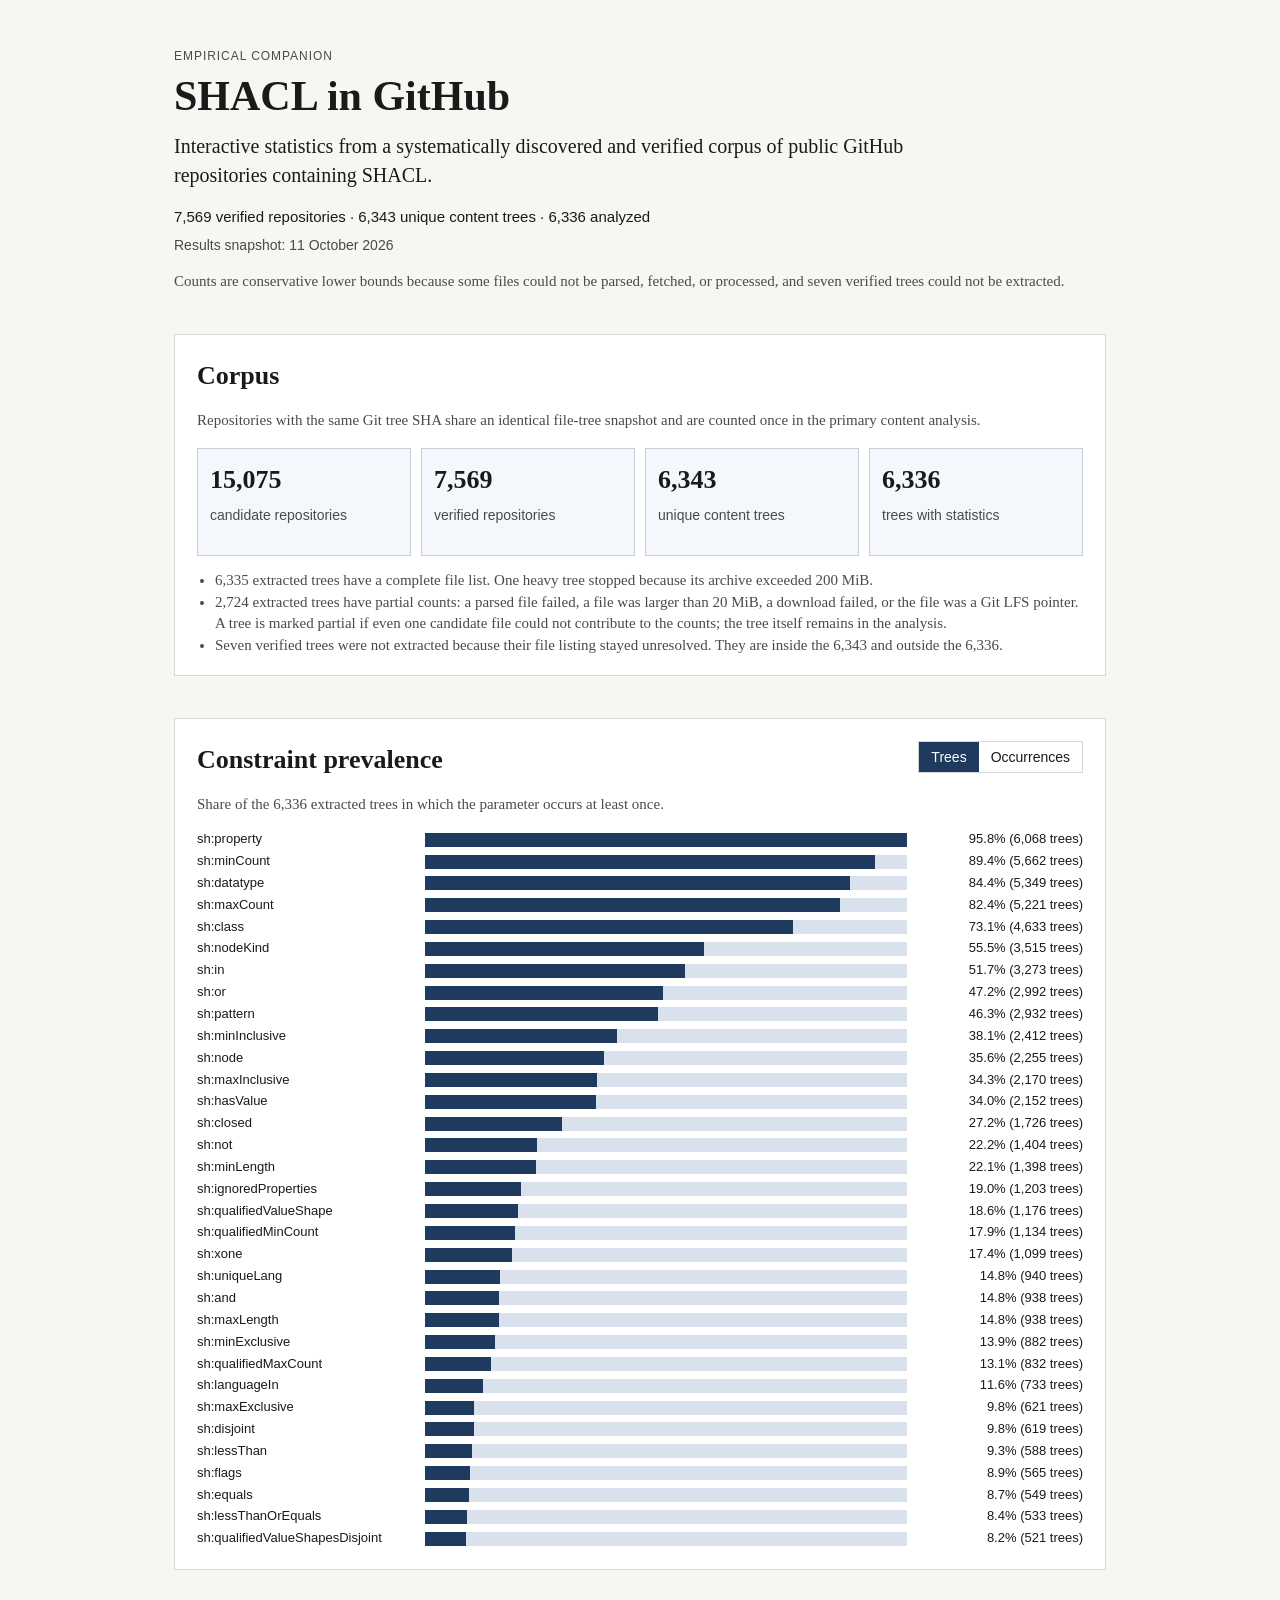
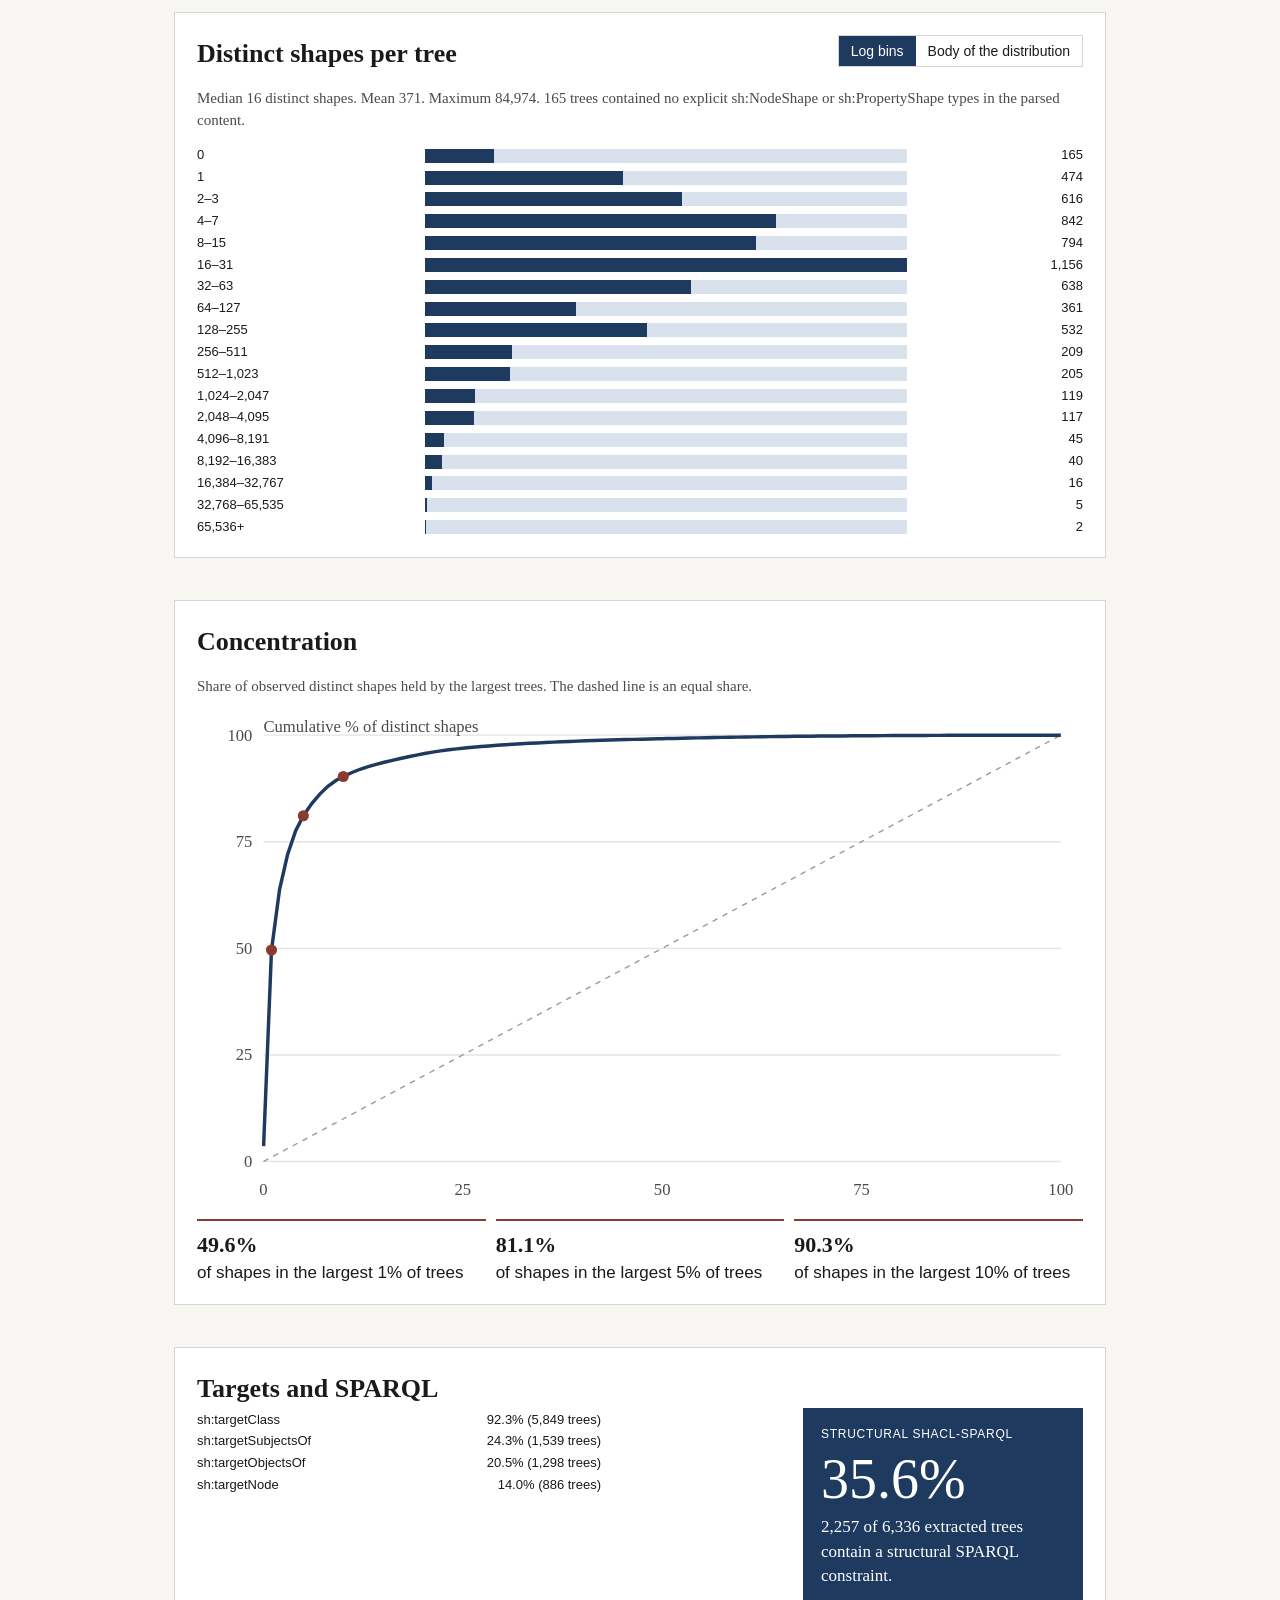
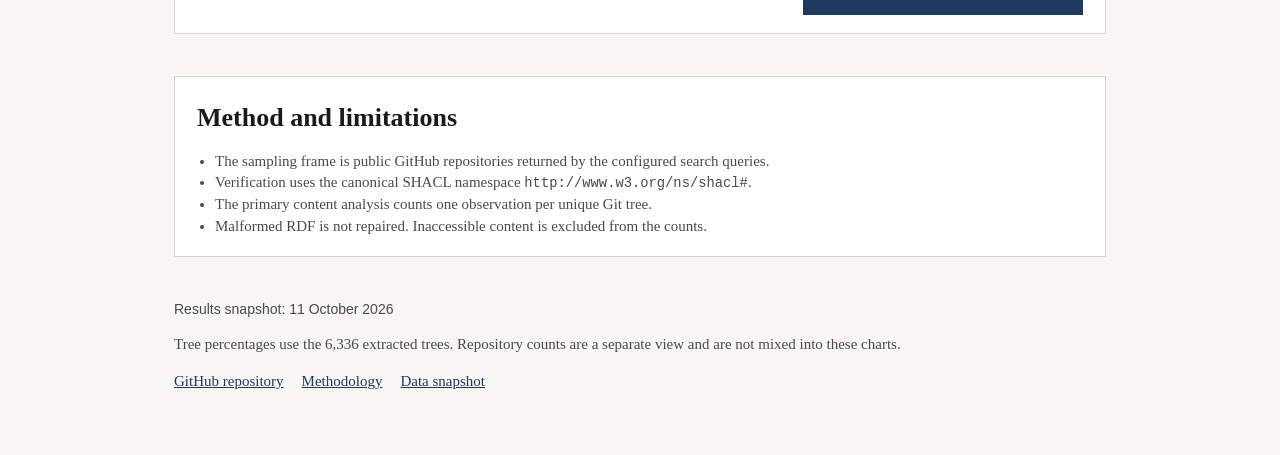
<file: docs/index.html>
<!DOCTYPE html>
<html lang="en">
<head>
  <meta charset="utf-8">
  <meta name="viewport" content="width=device-width, initial-scale=1">
  <title>SHACL in GitHub</title>
  <link rel="stylesheet" href="style.css">
</head>
<body>
  <header>
    <p class="kicker">Empirical companion</p>
    <h1>SHACL in GitHub</h1>
    <p class="lead">Interactive statistics from a systematically discovered and verified corpus of public GitHub repositories containing SHACL.</p>
    <p class="pills">7,569 verified repositories · 6,343 unique content trees · 6,336 analyzed</p>
    <p class="snapshot">Results snapshot: 11 October 2026</p>
    <p class="note">Counts are conservative lower bounds because some files could not be parsed, fetched, or processed, and seven verified trees could not be extracted.</p>
  </header>

  <main>
    <section id="coverage">
      <h2>Corpus</h2>
      <p class="caption">Repositories with the same Git tree SHA share an identical file-tree snapshot and are counted once in the primary content analysis.</p>
      <div class="funnel" id="funnel"></div>
      <ul class="coverage-notes" id="coverage-notes"></ul>
    </section>

    <section id="constraints">
      <div class="section-head">
        <h2>Constraint prevalence</h2>
        <div class="toggle" role="group" aria-label="Constraint measure">
          <button type="button" data-measure="trees" class="on">Trees</button>
          <button type="button" data-measure="occurrences">Occurrences</button>
        </div>
      </div>
      <p class="caption" id="constraint-caption"></p>
      <div id="constraint-chart" class="chart"></div>
    </section>

    <section id="shapes">
      <div class="section-head">
        <h2>Distinct shapes per tree</h2>
        <div class="toggle" role="group" aria-label="Histogram bins">
          <button type="button" data-hist="log" class="on">Log bins</button>
          <button type="button" data-hist="body">Body of the distribution</button>
        </div>
      </div>
      <p class="caption">Median 16 distinct shapes. Mean 371. Maximum 84,974. 165 trees contained no explicit sh:NodeShape or sh:PropertyShape types in the parsed content.</p>
      <div id="shape-chart" class="chart"></div>
    </section>

    <section id="concentration">
      <h2>Concentration</h2>
      <p class="caption">Share of observed distinct shapes held by the largest trees. The dashed line is an equal share.</p>
      <div id="curve"></div>
      <div class="marker-row" id="markers"></div>
    </section>

    <section id="sparql">
      <h2>Targets and SPARQL</h2>
      <div class="split">
        <div>
          <div id="target-chart" class="chart"></div>
        </div>
        <aside class="sparql-card">
          <p class="sparql-kicker">Structural SHACL-SPARQL</p>
          <p class="sparql-num">35.6%</p>
          <p>2,257 of 6,336 extracted trees contain a structural SPARQL constraint.</p>
        </aside>
      </div>
    </section>

    <section id="method">
      <h2>Method and limitations</h2>
      <ul class="coverage-notes">
        <li>The sampling frame is public GitHub repositories returned by the configured search queries.</li>
        <li>Verification uses the canonical SHACL namespace <code>http://www.w3.org/ns/shacl#</code>.</li>
        <li>The primary content analysis counts one observation per unique Git tree.</li>
        <li>Malformed RDF is not repaired. Inaccessible content is excluded from the counts.</li>
      </ul>
    </section>
  </main>

  <footer>
    <p class="snapshot">Results snapshot: 11 October 2026</p>
    <p>Tree percentages use the 6,336 extracted trees. Repository counts are a separate view and are not mixed into these charts.</p>
    <p class="links">
      <a href="https://github.com/erdemonal/shacl-resources">GitHub repository</a>
      <a href="https://github.com/erdemonal/shacl-resources/blob/main/README.md">Methodology</a>
      <a href="https://github.com/erdemonal/shacl-resources/blob/main/docs/data.js">Data snapshot</a>
    </p>
  </footer>
  <script src="data.js"></script>
  <script src="app.js"></script>
</body>
</html>
</file>
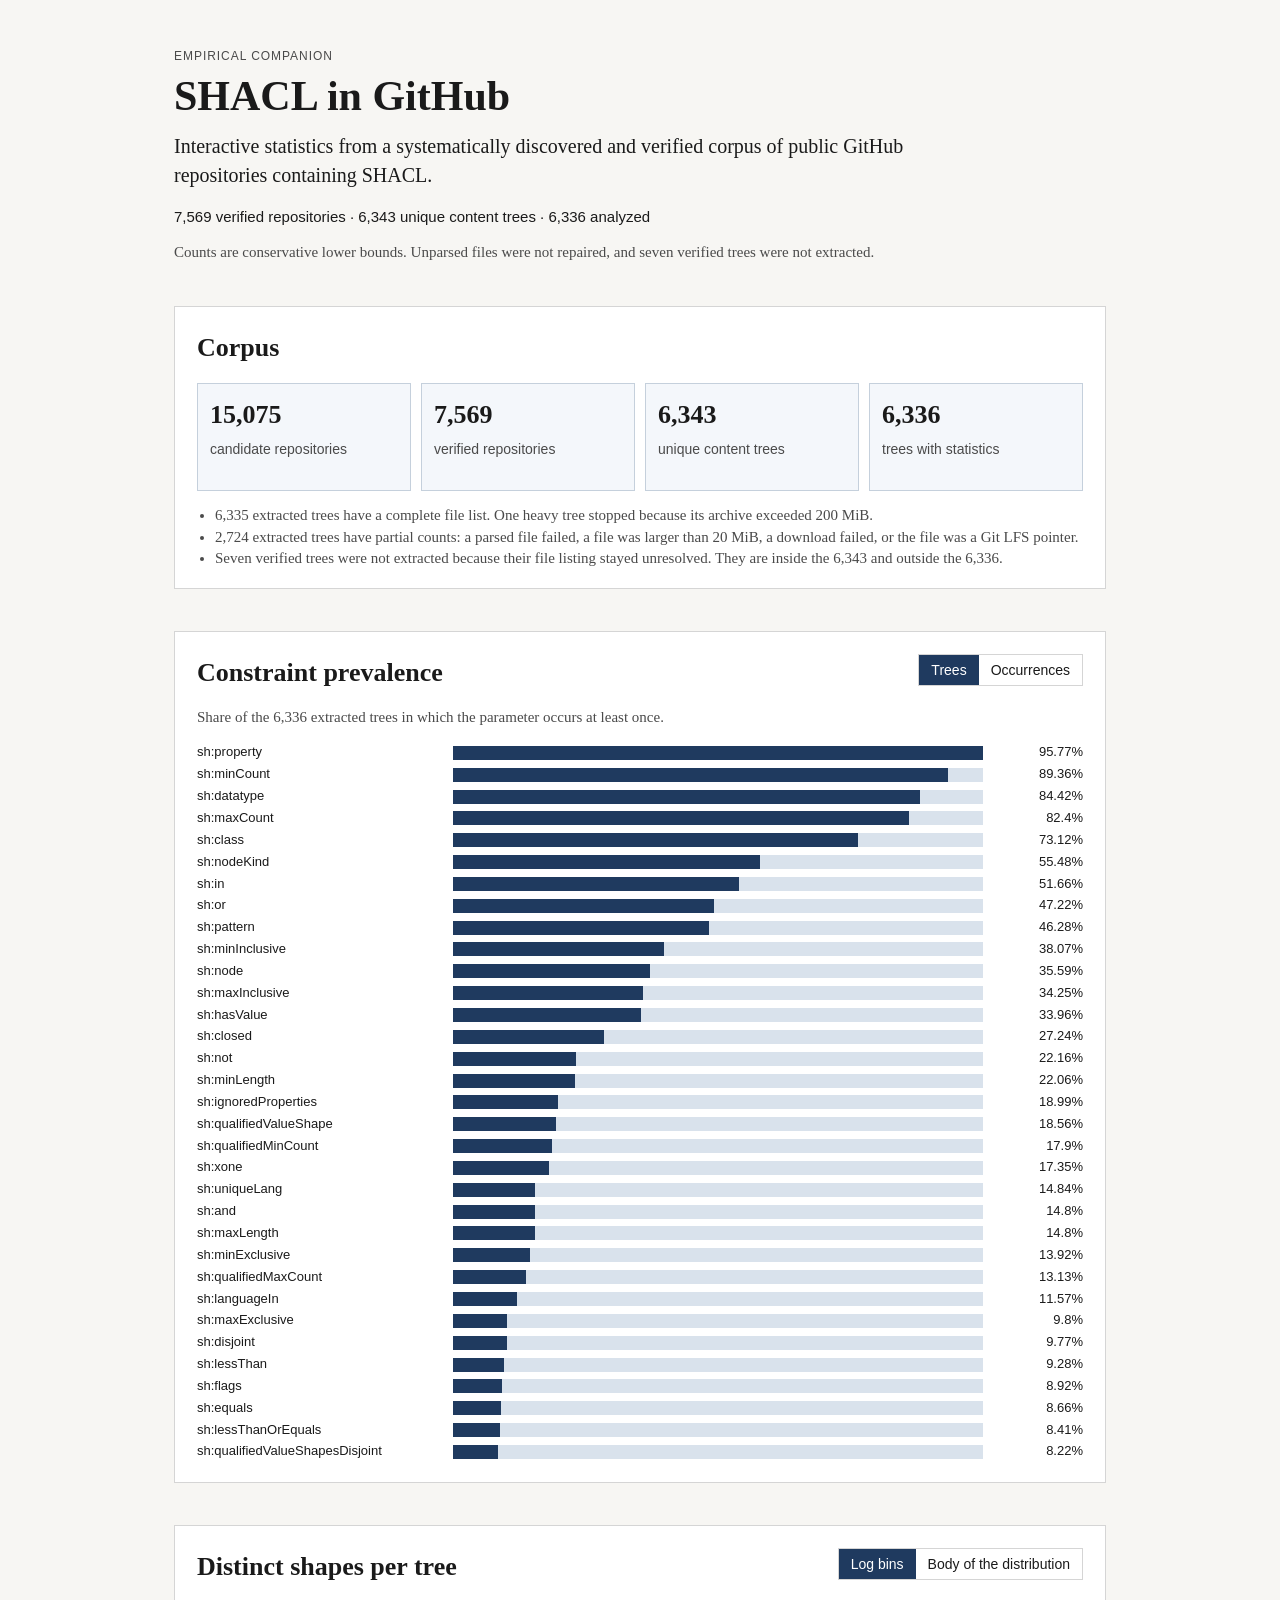
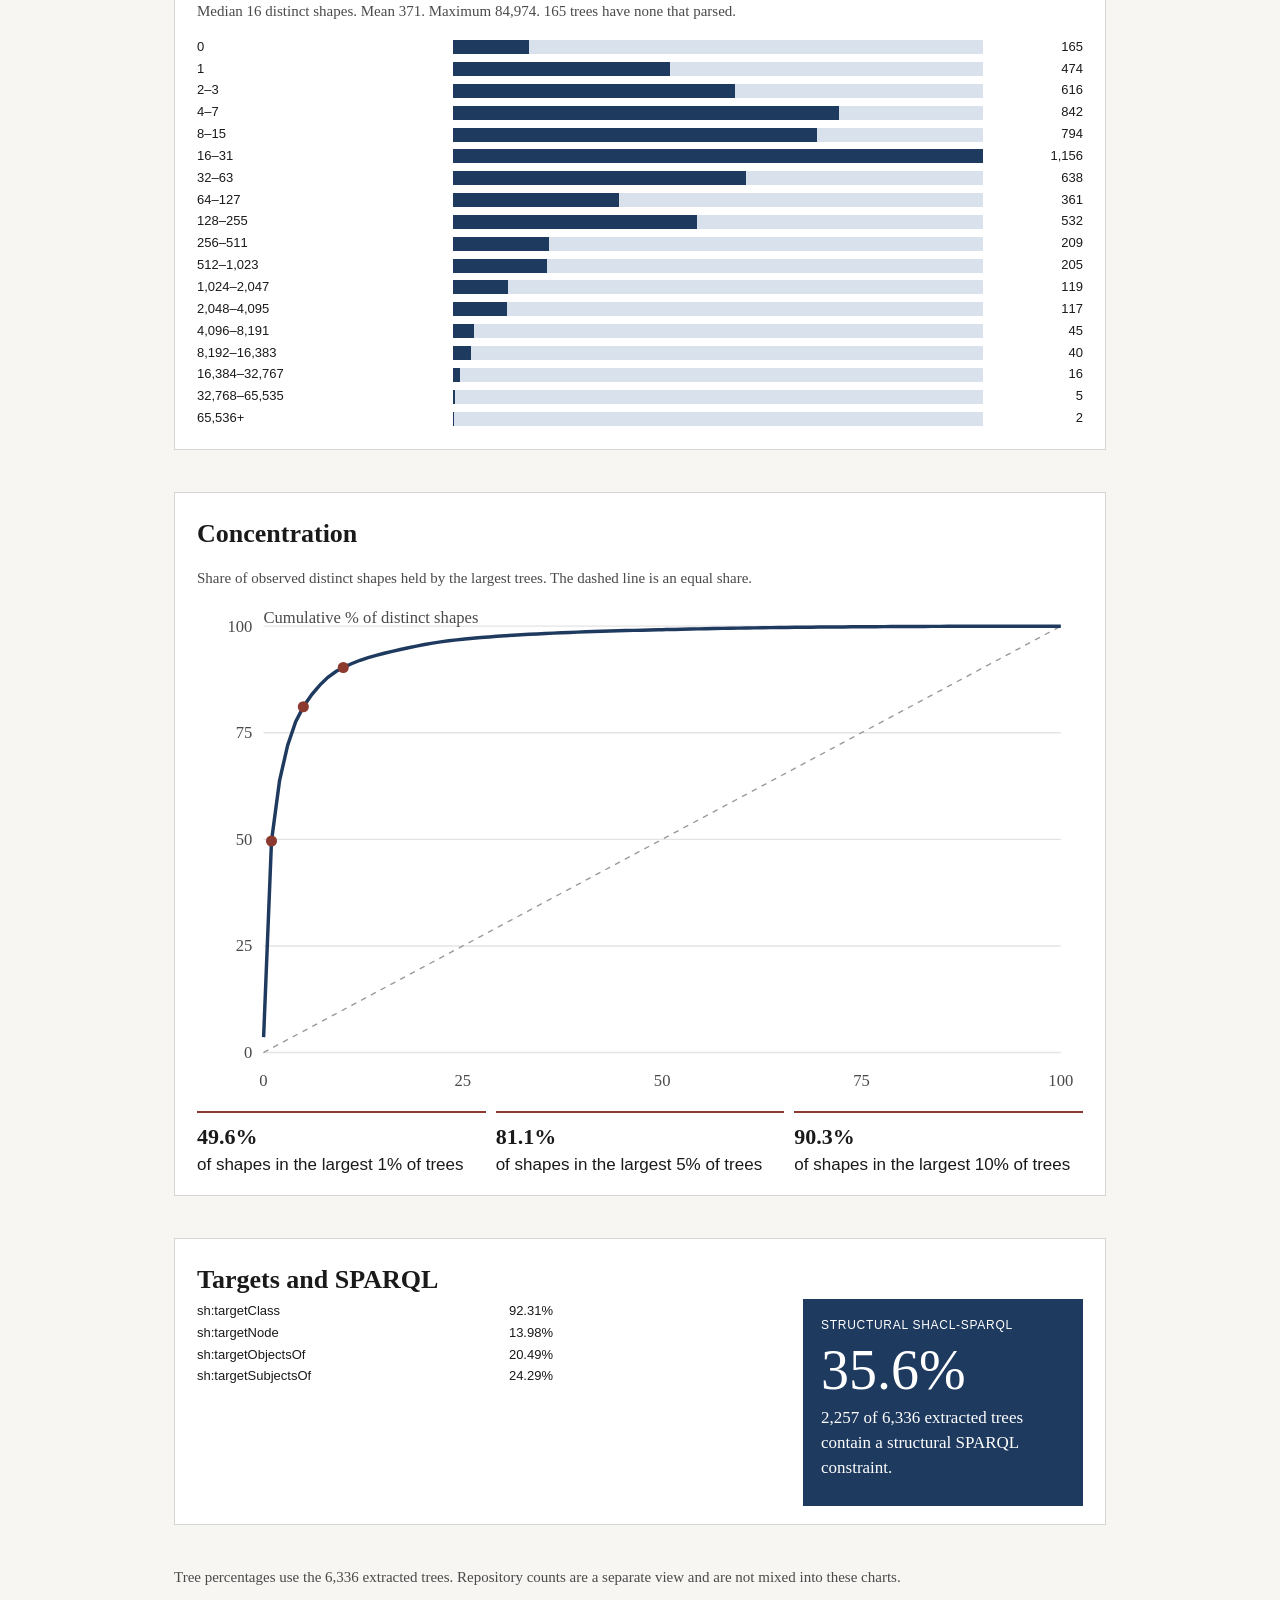
<file: site/index.html>
<!DOCTYPE html>
<html lang="en">
<head>
  <meta charset="utf-8">
  <meta name="viewport" content="width=device-width, initial-scale=1">
  <title>SHACL in GitHub</title>
  <link rel="stylesheet" href="style.css">
</head>
<body>
  <header>
    <p class="kicker">Empirical companion</p>
    <h1>SHACL in GitHub</h1>
    <p class="lead">Interactive statistics from a systematically discovered and verified corpus of public GitHub repositories containing SHACL.</p>
    <p class="pills">7,569 verified repositories · 6,343 unique content trees · 6,336 analyzed</p>
    <p class="note">Counts are conservative lower bounds. Unparsed files were not repaired, and seven verified trees were not extracted.</p>
  </header>

  <main>
    <section id="coverage">
      <h2>Corpus</h2>
      <div class="funnel" id="funnel"></div>
      <ul class="coverage-notes" id="coverage-notes"></ul>
    </section>

    <section id="constraints">
      <div class="section-head">
        <h2>Constraint prevalence</h2>
        <div class="toggle" role="group" aria-label="Constraint measure">
          <button type="button" data-measure="trees" class="on">Trees</button>
          <button type="button" data-measure="occurrences">Occurrences</button>
        </div>
      </div>
      <p class="caption" id="constraint-caption"></p>
      <div id="constraint-chart" class="chart"></div>
    </section>

    <section id="shapes">
      <div class="section-head">
        <h2>Distinct shapes per tree</h2>
        <div class="toggle" role="group" aria-label="Histogram bins">
          <button type="button" data-hist="log" class="on">Log bins</button>
          <button type="button" data-hist="body">Body of the distribution</button>
        </div>
      </div>
      <p class="caption">Median 16 distinct shapes. Mean 371. Maximum 84,974. 165 trees have none that parsed.</p>
      <div id="shape-chart" class="chart"></div>
    </section>

    <section id="concentration">
      <h2>Concentration</h2>
      <p class="caption">Share of observed distinct shapes held by the largest trees. The dashed line is an equal share.</p>
      <div id="curve"></div>
      <div class="marker-row" id="markers"></div>
    </section>

    <section id="sparql">
      <h2>Targets and SPARQL</h2>
      <div class="split">
        <div>
          <div id="target-chart" class="chart"></div>
        </div>
        <aside class="sparql-card">
          <p class="sparql-kicker">Structural SHACL-SPARQL</p>
          <p class="sparql-num">35.6%</p>
          <p>2,257 of 6,336 extracted trees contain a structural SPARQL constraint.</p>
        </aside>
      </div>
    </section>
  </main>

  <footer>
    <p>Tree percentages use the 6,336 extracted trees. Repository counts are a separate view and are not mixed into these charts.</p>
  </footer>
  <script src="data.js"></script>
  <script src="app.js"></script>
</body>
</html>
</file>
<file: docs/style.css>
:root {
  --ink: #1a1a1a;
  --muted: #4a4a4a;
  --line: #d5d5d5;
  --paper: #f7f6f3;
  --card: #fff;
  --bar: #1f3a5f;
  --bar-soft: #d9e2ec;
  --accent: #8c3a2f;
}
* { box-sizing: border-box; }
body {
  margin: 0;
  color: var(--ink);
  background: var(--paper);
  font: 17px/1.45 "Iowan Old Style", Palatino, "Palatino Linotype", Georgia, serif;
}
header, main, footer { max-width: 980px; margin: 0 auto; padding: 0 24px; }
header { padding-top: 48px; }
h1 { font-size: 42px; line-height: 1.1; margin: 0 0 12px; font-weight: 600; }
h2 { font-size: 26px; margin: 0; font-weight: 600; }
.kicker { letter-spacing: 0.08em; text-transform: uppercase; font-size: 12px; color: var(--muted); margin: 0 0 8px; font-family: "Source Sans 3", "Segoe UI", sans-serif; }
.lead { font-size: 20px; max-width: 40em; margin: 0 0 16px; }
.pills { font-family: "Source Sans 3", "Segoe UI", sans-serif; font-size: 15px; margin: 0; }
.snapshot { font-family: "Source Sans 3", "Segoe UI", sans-serif; font-size: 14px; color: var(--muted); margin: 8px 0 0; }
.note, .caption, footer p, .coverage-notes { color: var(--muted); font-size: 15px; }
code { font-size: 0.92em; }
section { margin: 42px 0; background: var(--card); border: 1px solid var(--line); padding: 22px 22px 18px; }
.section-head, .split { display: flex; justify-content: space-between; gap: 18px; align-items: start; }
.toggle { display: flex; border: 1px solid var(--line); }
.toggle button {
  font: 14px/1 "Source Sans 3", "Segoe UI", sans-serif;
  background: #fff; border: 0; padding: 8px 12px; cursor: pointer; color: var(--ink);
}
.toggle button.on { background: var(--bar); color: #fff; }
.funnel { display: grid; grid-template-columns: repeat(4, 1fr); gap: 10px; margin-top: 16px; }
.step { background: #f4f7fb; border: 1px solid #c5d0dc; padding: 12px; min-height: 108px; }
.step b { display: block; font-size: 26px; font-variant-numeric: tabular-nums; }
.step span { display: block; margin-top: 6px; font-size: 14px; color: var(--muted); font-family: "Source Sans 3", "Segoe UI", sans-serif; }
.coverage-notes { margin: 14px 0 0; padding-left: 18px; }
.row { display: grid; grid-template-columns: 220px 1fr 168px; gap: 8px; align-items: center; margin: 3px 0; font-family: "Source Sans 3", "Segoe UI", sans-serif; font-size: 13px; }
.row .track { background: var(--bar-soft); height: 14px; }
.row .fill { background: var(--bar); height: 14px; }
.row .val { text-align: right; font-variant-numeric: tabular-nums; }
#curve svg { width: 100%; height: auto; display: block; margin-top: 8px; }
.marker-row { display: grid; grid-template-columns: repeat(3, 1fr); gap: 10px; margin-top: 8px; }
.marker-row div { border-top: 2px solid var(--accent); padding-top: 8px; font-family: "Source Sans 3", "Segoe UI", sans-serif; }
.marker-row strong { font-size: 22px; font-family: Georgia, serif; }
.sparql-card { flex: 0 0 280px; background: #1f3a5f; color: #fff; padding: 18px; }
.sparql-card p { margin: 0 0 8px; }
.sparql-num { font-size: 56px; line-height: 1; margin: 8px 0 12px; }
.sparql-kicker { letter-spacing: 0.06em; text-transform: uppercase; font-size: 12px; font-family: "Source Sans 3", "Segoe UI", sans-serif; }
footer { padding-bottom: 48px; }
.links { display: flex; flex-wrap: wrap; gap: 8px 18px; }
.links a { color: var(--bar); }
@media (max-width: 800px) {
  .funnel, .split, .section-head, .marker-row { display: block; }
  .sparql-card { margin-top: 16px; }
  .row { grid-template-columns: 132px 1fr 148px; font-size: 12px; }
}
</file>
<file: site/style.css>
:root {
  --ink: #1a1a1a;
  --muted: #4a4a4a;
  --line: #d5d5d5;
  --paper: #f7f6f3;
  --card: #fff;
  --bar: #1f3a5f;
  --bar-soft: #d9e2ec;
  --accent: #8c3a2f;
}
* { box-sizing: border-box; }
body {
  margin: 0;
  color: var(--ink);
  background: var(--paper);
  font: 17px/1.45 "Iowan Old Style", Palatino, "Palatino Linotype", Georgia, serif;
}
header, main, footer { max-width: 980px; margin: 0 auto; padding: 0 24px; }
header { padding-top: 48px; }
h1 { font-size: 42px; line-height: 1.1; margin: 0 0 12px; font-weight: 600; }
h2 { font-size: 26px; margin: 0; font-weight: 600; }
.kicker { letter-spacing: 0.08em; text-transform: uppercase; font-size: 12px; color: var(--muted); margin: 0 0 8px; font-family: "Source Sans 3", "Segoe UI", sans-serif; }
.lead { font-size: 20px; max-width: 40em; margin: 0 0 16px; }
.pills { font-family: "Source Sans 3", "Segoe UI", sans-serif; font-size: 15px; margin: 0; }
.note, .caption, footer p, .coverage-notes { color: var(--muted); font-size: 15px; }
section { margin: 42px 0; background: var(--card); border: 1px solid var(--line); padding: 22px 22px 18px; }
.section-head, .split { display: flex; justify-content: space-between; gap: 18px; align-items: start; }
.toggle { display: flex; border: 1px solid var(--line); }
.toggle button {
  font: 14px/1 "Source Sans 3", "Segoe UI", sans-serif;
  background: #fff; border: 0; padding: 8px 12px; cursor: pointer; color: var(--ink);
}
.toggle button.on { background: var(--bar); color: #fff; }
.funnel { display: grid; grid-template-columns: repeat(4, 1fr); gap: 10px; margin-top: 16px; }
.step { background: #f4f7fb; border: 1px solid #c5d0dc; padding: 12px; min-height: 108px; }
.step b { display: block; font-size: 26px; font-variant-numeric: tabular-nums; }
.step span { display: block; margin-top: 6px; font-size: 14px; color: var(--muted); font-family: "Source Sans 3", "Segoe UI", sans-serif; }
.coverage-notes { margin: 14px 0 0; padding-left: 18px; }
.row { display: grid; grid-template-columns: 248px 1fr 92px; gap: 8px; align-items: center; margin: 3px 0; font-family: "Source Sans 3", "Segoe UI", sans-serif; font-size: 13px; }
.row .track { background: var(--bar-soft); height: 14px; }
.row .fill { background: var(--bar); height: 14px; }
.row .val { text-align: right; font-variant-numeric: tabular-nums; }
#curve svg { width: 100%; height: auto; display: block; margin-top: 8px; }
.marker-row { display: grid; grid-template-columns: repeat(3, 1fr); gap: 10px; margin-top: 8px; }
.marker-row div { border-top: 2px solid var(--accent); padding-top: 8px; font-family: "Source Sans 3", "Segoe UI", sans-serif; }
.marker-row strong { font-size: 22px; font-family: Georgia, serif; }
.sparql-card { flex: 0 0 280px; background: #1f3a5f; color: #fff; padding: 18px; }
.sparql-card p { margin: 0 0 8px; }
.sparql-num { font-size: 56px; line-height: 1; margin: 8px 0 12px; }
.sparql-kicker { letter-spacing: 0.06em; text-transform: uppercase; font-size: 12px; font-family: "Source Sans 3", "Segoe UI", sans-serif; }
footer { padding-bottom: 48px; }
@media (max-width: 800px) {
  .funnel, .split, .section-head, .marker-row { display: block; }
  .sparql-card { margin-top: 16px; }
  .row { grid-template-columns: 148px 1fr 72px; font-size: 12px; }
}
</file>
